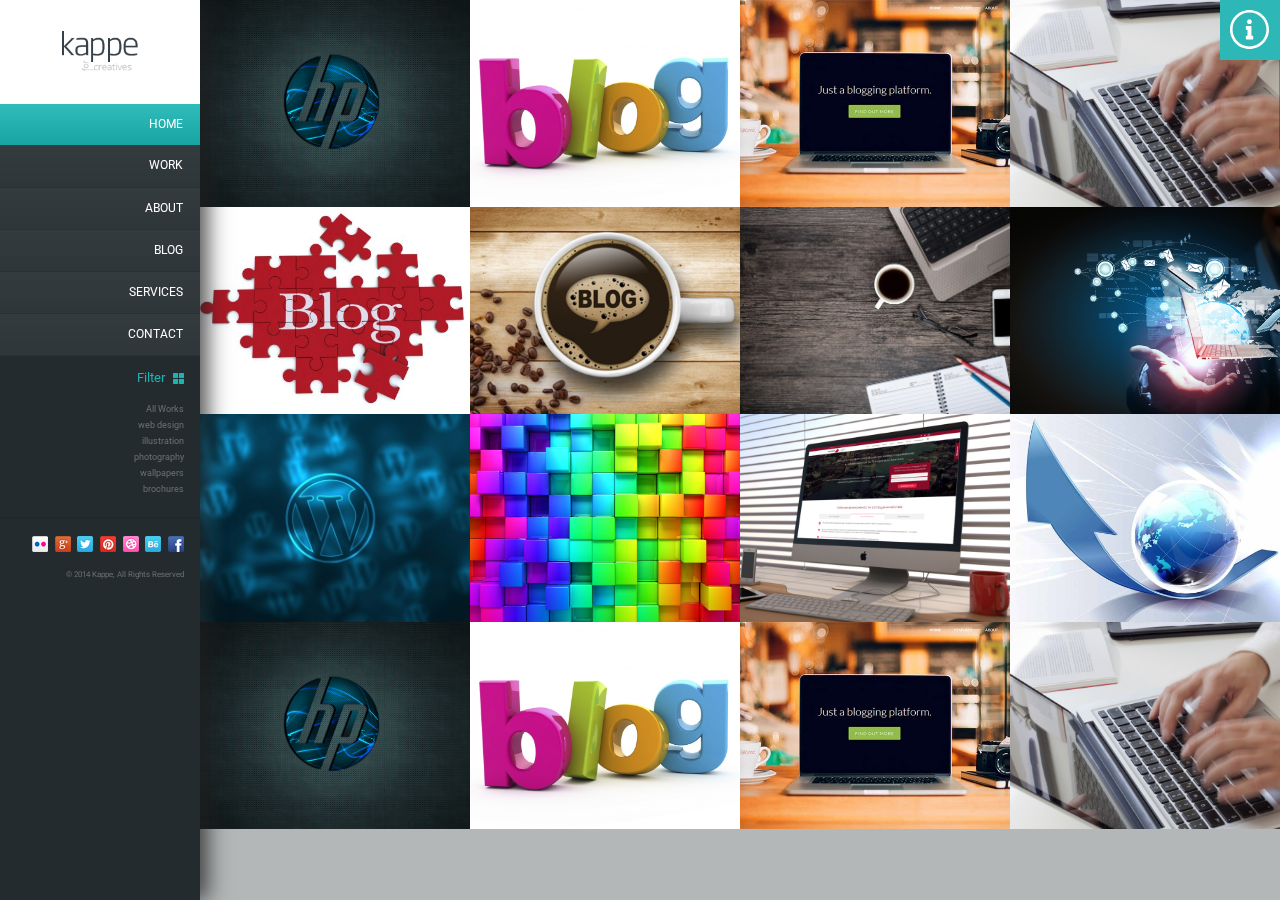
<file: index.html>
<!DOCTYPE html>
<html lang="en">
<head>
	<meta charset="UTF-8">
	<title>Kappe</title>
	<link rel="stylesheet" type="text/css" href="style/reset.css">
	<link rel="stylesheet" type="text/css" href="style/style.css">
	<link href="https://fonts.googleapis.com/css?family=Roboto" rel="stylesheet">
	<script  src="js/jquery-3.3.1.min.js"></script>
	<script  src="js/script.js"></script>
</head>
<body>
	<div class="page">
		<div class="sidebar">

			<div class="logo">
				 <a href="index.html"><img class="logo_img" src="image/logo.png" alt="logo"></a>
			</div>

			<div class="nav">
				<li><a class="nav__item nav__item_active" href="index.html">Home</a></li>
				<li><a class="nav__item" href="Work.html">Work</a></li>
				<li><a class="nav__item" href="About.html">About</a></li>
				<li><a class="nav__item" href="Blog.html">Blog</a></li>
				<li><a class="nav__item" href="Post.html">Services</a></li>
				<li><a class="nav__item" href="Contact.html">Contact</a></li>
			</div>	

			<div class="filter">
				<div class="filter_title">
					Filter 	
						<object class="filter__icon" type="image/svg+xml" data="svg/menu.svg" >
   								Your browser does not support SVG
						</object>	
				</div>
				<ul class="filter-list">
					<li><a class="filter-list__item" href="#">All Works</a></li>
					<li><a class="filter-list__item" href="#">web design</a></li>
					<li><a class="filter-list__item" href="#">illustration</a></li>
					<li><a class="filter-list__item" href="#">photography</a></li>
					<li><a class="filter-list__item" href="#">wallpapers</a></li>
					<li><a class="filter-list__item" href="#">brochures</a></li>
				</ul>
			</div>

			<div class="social-icon">
				<a class="social-icon__link" href="#"><img class="social-icon__image" src="image/webicon-flickr.png" alt="icon"></a>
				<a class="social-icon__link" href="#"><img class="social-icon__image" src="image/webicon-googleplus.png" alt="icon"></a>
				<a class="social-icon__link" href="#"><img class="social-icon__image" src="image/webicon-twitter.png" alt="icon"></a>
				<a class="social-icon__link" href="#"><img class="social-icon__image" src="image/webicon-pinterest.png" alt="icon"></a>
				<a class="social-icon__link" href="#"><img class="social-icon__image" src="image/webicon-dribbble.png" alt="icon"></a>
				<a class="social-icon__link" href="#"><img class="social-icon__image" src="image/webicon-behance.png" alt="icon"></a>
				<a class="social-icon__link" href="#"><img class="social-icon__image" src="image/webicon-facebook.png" alt="icon"></a>
			</div>

			<div class="copy"> © 2014 Kappe, All Rights Reserved</div>	
		</div>
		
		<div class="content ">
			<div class="content-wrap">
				
				<div class="content-box">
					<img class="content-box__img" src="image/01.jpg" alt="image">
					
					<a class="content-box__hover" href="#">
						<h2> Cool App Design</h2>
						<h3> development, mobile</h3>
							<object class="arrow" type="image/svg+xml" data="svg/right-arrow.svg" >
   								Your browser does not support SVG
							</object>
					</a>
				</div>

				<div class="content-box">
					<img class="content-box__img" src="image/02.jpg" alt="image">
					
					<a class="content-box__hover" href="">
						<h2> Cool App Design</h2>
						<h3> development, mobile</h3>
						<object class="arrow" type="image/svg+xml" data="svg/right-arrow.svg" >
   								Your browser does not support SVG
						</object>
					</a>
				</div>

				<div class="content-box">
					<img class="content-box__img" src="image/03.jpg" alt="image">
					
					<a class="content-box__hover" href="">
						<h2> Cool App Design</h2>
						<h3> development, mobile</h3>
						<object class="arrow" type="image/svg+xml" data="svg/right-arrow.svg" >
   								Your browser does not support SVG
						</object>
					</a>
				</div>

				<div class="content-box">
					<img class="content-box__img" src="image/04.jpg" alt="image">
					
					<a class="content-box__hover" href="">
						<h2> Cool App Design</h2>
						<h3> development, mobile</h3>
						<object class="arrow" type="image/svg+xml" data="svg/right-arrow.svg" >
   								Your browser does not support SVG
						</object>
					</a>
				</div>

				<div class="content-box">
					<img class="content-box__img" src="image/05.jpg" alt="image">
					
					<a class="content-box__hover" href="">
						<h2> Cool App Design</h2>
						<h3> development, mobile</h3>
						<object class="arrow" type="image/svg+xml" data="svg/right-arrow.svg" >
   								Your browser does not support SVG
						</object>
					</a>
				</div>

				<div class="content-box">
					<img class="content-box__img" src="image/06.jpg" alt="image">
					
					<a class="content-box__hover" href="">
						<h2> Cool App Design</h2>
						<h3> development, mobile</h3>
						<object class="arrow" type="image/svg+xml" data="svg/right-arrow.svg" >
   								Your browser does not support SVG
						</object>
					</a>
				</div>

				<div class="content-box">
					<img class="content-box__img" src="image/07.jpg" alt="image">
					
					<a class="content-box__hover" href="">
						<h2> Cool App Design</h2>
						<h3> development, mobile</h3>
						<object class="arrow" type="image/svg+xml" data="svg/right-arrow.svg" >
   								Your browser does not support SVG
						</object>
					</a>
				</div>

				<div class="content-box">
					<img class="content-box__img" src="image/08.jpg" alt="image">
					
					<a class="content-box__hover" href="">
						<h2> Cool App Design</h2>
						<h3> development, mobile</h3>
						<object class="arrow" type="image/svg+xml" data="svg/right-arrow.svg" >
   								Your browser does not support SVG
						</object>
					</a>
				</div>

				<div class="content-box">
					<img class="content-box__img" src="image/09.jpg" alt="image">
					
					<a class="content-box__hover" href="">
						<h2> Cool App Design</h2>
						<h3> development, mobile</h3>
						<object class="arrow" type="image/svg+xml" data="svg/right-arrow.svg" >
   								Your browser does not support SVG
						</object>
					</a>
				</div>

				<div class="content-box">
					<img class="content-box__img" src="image/10.jpg" alt="image">
					
					<a class="content-box__hover" href="">
						<h2> Cool App Design</h2>
						<h3> development, mobile</h3>
						<object class="arrow" type="image/svg+xml" data="svg/right-arrow.svg" >
   								Your browser does not support SVG
						</object>
					</a>
				</div>

				<div class="content-box">
					<img class="content-box__img" src="image/11.jpg" alt="image">
					
					<a class="content-box__hover" href="">
						<h2> Cool App Design</h2>
						<h3> development, mobile</h3>
						<object class="arrow" type="image/svg+xml" data="svg/right-arrow.svg" >
   								Your browser does not support SVG
						</object>
					</a>
				</div>

				<div class="content-box">
					<img class="content-box__img" src="image/12.jpg" alt="image">
					
					<a class="content-box__hover" href="">
						<h2> Cool App Design</h2>
						<h3> development, mobile</h3>
						<object class="arrow" type="image/svg+xml" data="svg/right-arrow.svg" >
   								Your browser does not support SVG
						</object>
					</a>
				</div>
				
				<div class="content-box">
					<img class="content-box__img" src="image/01.jpg" alt="image">
					
					<a class="content-box__hover" href="">
						<h2> Cool App Design</h2>
						<h3> development, mobile</h3>
						<object class="arrow" type="image/svg+xml" data="svg/right-arrow.svg" >
   								Your browser does not support SVG
						</object>
					</a>
				</div>

				<div class="content-box">
					<img class="content-box__img" src="image/02.jpg" alt="image">
					
					<a class="content-box__hover" href="">
						<h2> Cool App Design</h2>
						<h3> development, mobile</h3>
						<object class="arrow" type="image/svg+xml" data="svg/right-arrow.svg" >
   								Your browser does not support SVG
						</object>
					</a>
				</div>

				<div class="content-box">
					<img class="content-box__img" src="image/03.jpg" alt="image">
					
					<a class="content-box__hover" href="">
						<h2> Cool App Design</h2>
						<h3> development, mobile</h3>
						<object class="arrow" type="image/svg+xml" data="svg/right-arrow.svg" >
   								Your browser does not support SVG
						</object>
					</a>
				</div>

				<div class="content-box">
					<img class="content-box__img" src="image/04.jpg" alt="image">
					
					<a class="content-box__hover" href="">
						<h2 > Cool App Design</h2>
						<h3> development, mobile</h3>
						<object class="arrow" type="image/svg+xml" data="svg/right-arrow.svg" >
   								Your browser does not support SVG
						</object>
					</a>
				</div>

				
			</div>
		</div>

		<div class="info">
			<object class="info__icon" type="image/svg+xml" data="svg/information.svg" >
   				Your browser does not support SVG
			</object>
		</div>
	</div>
	
	<div class="info-box">
		<ul>
			<li class="info-box__item"> 
				<object class="info-box__icon" type="image/svg+xml" data="svg/phone.svg" >
   					Your browser does not support SVG
				</object>9930 1234 5679
			</li>

			<li class="info-box__item"> 
				<object class="info-box__icon" type="image/svg+xml" data="svg/email.svg" >
   					Your browser does not support SVG
				</object>contact@domain.com
			</li>

			<li class="info-box__item"> 
				<object class="info-box__icon" type="image/svg+xml" data="svg/home.svg" >
   					Your browser does not support SVG
				</object>street address example
			</li>
		</ul>
	</div>	
	

	
</body>
</html>
</file>
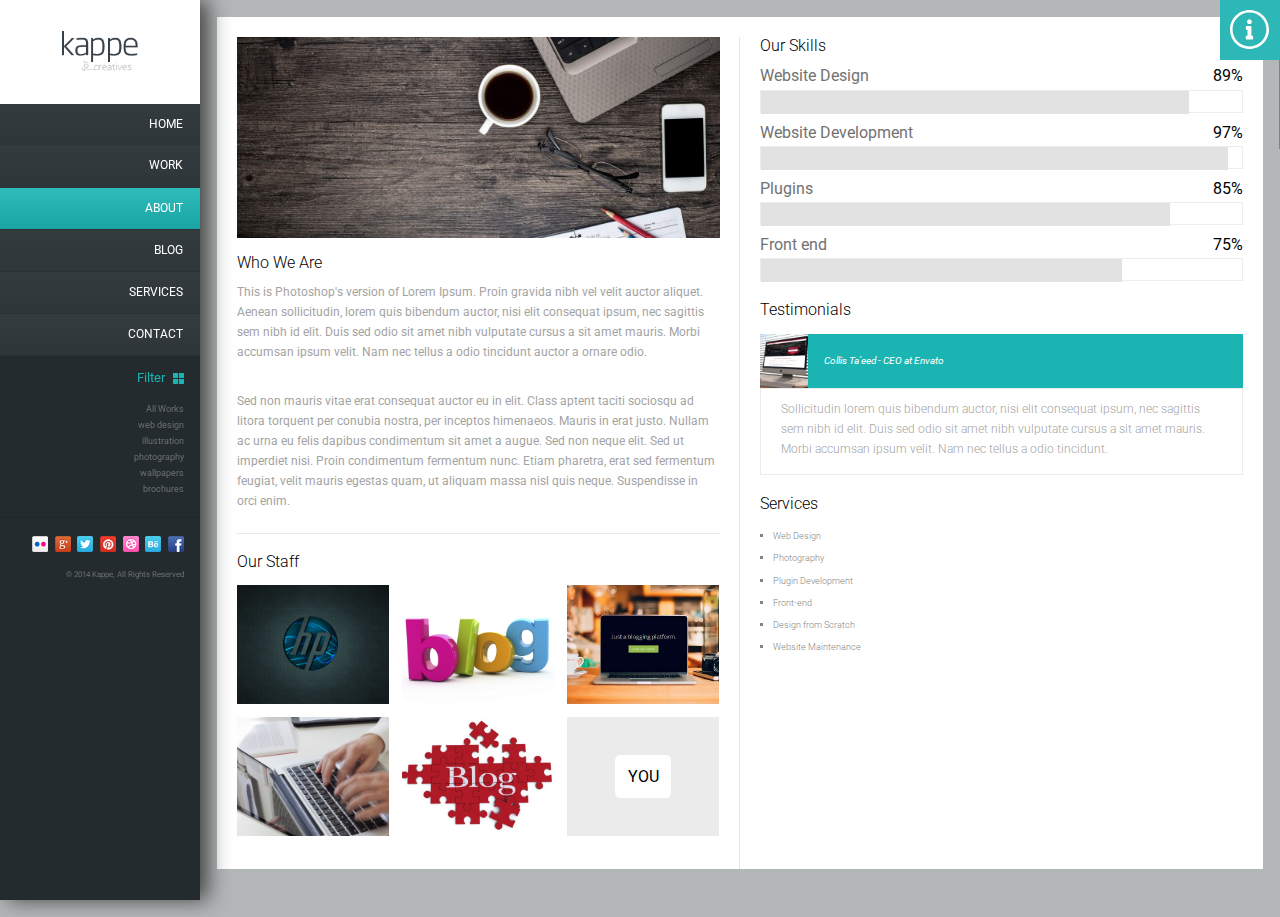
<file: About.html>
<!DOCTYPE html>
<html lang="en">
<head>
	<meta charset="UTF-8">
	<title>Kappe</title>
	<link rel="stylesheet" type="text/css" href="style/reset.css">
	<link rel="stylesheet" type="text/css" href="style/style.css">
	<link href="https://fonts.googleapis.com/css?family=Roboto" rel="stylesheet">
	<script  src="js/jquery-3.3.1.min.js"></script>
	<script  src="js/script.js"></script>
</head>
<body>
	<div class="page">
		<div class="sidebar">

			<div class="logo">
				 <a href="index.html"><img class="logo_img" src="image/logo.png" alt="logo"></a>
			</div>

			<div class="nav">
				<li><a class="nav__item" href="index.html">Home</a></li>
				<li><a class="nav__item" href="Work.html">Work</a></li>
				<li><a class="nav__item nav__item_active" href="About.html">About</a></li>
				<li><a class="nav__item" href="Blog.html">Blog</a></li>
				<li><a class="nav__item" href="Post.html">Services</a></li>
				<li><a class="nav__item" href="Contact.html">Contact</a></li>
			</div>	

			<div class="filter">
				<div class="filter_title">
					Filter 	
					<object class="filter__icon" type="image/svg+xml" data="svg/menu.svg" >
   								Your browser does not support SVG
					</object>
				</div>
				<ul class="filter-list">
					<li><a class="filter-list__item" href="#">All Works</a></li>
					<li><a class="filter-list__item" href="#">web design</a></li>
					<li><a class="filter-list__item" href="#">illustration</a></li>
					<li><a class="filter-list__item" href="#">photography</a></li>
					<li><a class="filter-list__item" href="#">wallpapers</a></li>
					<li><a class="filter-list__item" href="#">brochures</a></li>
				</ul>
			</div>

			<div class="social-icon">
				<a class="social-icon__link" href="#"><img class="social-icon__image" src="image/webicon-flickr.png" alt="icon"></a>
				<a class="social-icon__link" href="#"><img class="social-icon__image" src="image/webicon-googleplus.png" alt="icon"></a>
				<a class="social-icon__link" href="#"><img class="social-icon__image" src="image/webicon-twitter.png" alt="icon"></a>
				<a class="social-icon__link" href="#"><img class="social-icon__image" src="image/webicon-pinterest.png" alt="icon"></a>
				<a class="social-icon__link" href="#"><img class="social-icon__image" src="image/webicon-dribbble.png" alt="icon"></a>
				<a class="social-icon__link" href="#"><img class="social-icon__image" src="image/webicon-behance.png" alt="icon"></a>
				<a class="social-icon__link" href="#"><img class="social-icon__image" src="image/webicon-facebook.png" alt="icon"></a>
			</div>

			<div class="copy"> © 2014 Kappe, All Rights Reserved</div>	
		</div>
		
		<div class="content">
				<div class="wrapper">
					<div class="about-info">

						<div class="about-info-left">
							<div class="about-info-left__img">
								<img src="image/07.jpg" alt="image">
							</div>

							<div class="about-info-left__text">
								<h1 class="about-info-left__headline">Who We Are</h1>
								<p class="about-info-left__text_indent">This is Photoshop's version  of Lorem Ipsum. Proin gravida nibh vel velit auctor aliquet. Aenean sollicitudin, lorem quis bibendum auctor, nisi elit consequat ipsum, nec sagittis sem nibh id elit. Duis sed odio sit amet nibh vulputate cursus a sit amet mauris. Morbi accumsan ipsum velit. Nam nec tellus a odio tincidunt auctor a ornare odio.</p>
								<p>Sed non  mauris vitae erat consequat auctor eu in elit. Class aptent taciti sociosqu ad litora torquent per conubia nostra, per inceptos himenaeos. Mauris in erat justo. Nullam ac urna eu felis dapibus condimentum sit amet a augue. Sed non neque elit. Sed ut imperdiet nisi. Proin condimentum fermentum nunc. Etiam pharetra, erat sed fermentum feugiat, velit mauris egestas quam, ut aliquam massa nisl quis neque. Suspendisse in orci enim.</p>
							</div>

							<div class="staff">
								<p class="about-info__title">Our Staff</p>

								<div class="staff-block">
									<div class="staff-block-box">
										<a class="staff-block-box__link" href="#">
											<h4>John Smith</h4>
											<p>Web Developer</p>
										</a>
										<img class="staff-block-box__img" src="image/01.jpg" alt="image">
									</div>

									<div class="staff-block-box">
										<a class="staff-block-box__link" href="#">
											<h4>John Smith</h4>
											<p>Web Developer</p>
										</a>
										<img class="staff-block-box__img" src="image/02.jpg" alt="image">
									</div>	

									<div class="staff-block-box">
										<a class="staff-block-box__link" href="#">
											<h4>John Smith</h4>
											<p>Web Developer</p>
										</a>
										<img class="staff-block-box__img" src="image/03.jpg" alt="image">
									</div>	

									<div class="staff-block-box">
										<a class="staff-block-box__link" href="#">
											<h4>John Smith</h4>
											<p>Web Developer</p>
										</a>
										<img class="staff-block-box__img" src="image/04.jpg" alt="image">
									</div>	

									<div class="staff-block-box">
										<a class="staff-block-box__link" href="#">
											<h4>John Smith</h4>
											<p>Web Developer</p>
										</a>
										<img class="staff-block-box__img" src="image/05.jpg" alt="image">
									</div>	

									<div class="staff-block-you">
										<span class="staff-block-you__text">you</span>
									</div>	
								</div>

							</div>
						</div>
						
						<div class="border-middle">
						</div>
						
						<div class="about-info-rigth">
							<div class="our-skills-info">
								<p class="about-info__titleOur">Our Skills</p>
								<ul class="about-info-list">
									<li>
										<div class="line-t">
											<p>Website Design</p>
											<p>89%</p>
										</div>

										<div class="line-b">
											<div class="line-b_color" data-skill_script="89">
											</div>
										</div>
									</li>

									<li>
										<div class="line-t">
											<p>Website Development</p>
											<p>97%</p>
										</div>

										<div class="line-b">
											<div class="line-b_color" data-skill_script="97">
											</div>
										</div>
									</li>

									<li>
										<div class="line-t">
											<p>Plugins</p>
											<p>85%</p>
										</div>

										<div class="line-b">
											<div class="line-b_color" data-skill_script="85">
											</div>
										</div>
									</li>

									<li>
										<div class="line-t">
											<p>Front end</p>
											<p>75%</p>
										</div>

										<div class="line-b">
											<div class="line-b_color" data-skill_script="75">
											</div>
										</div>
									</li>
								</ul>
							</div>

							<div class="Testimonials-info">
								<p class="about-info__title">Testimonials</p>
									<div class="Testimonials-up">
										<div class="Testimonials-up__wrapper">
											<img class="Testimonials-up__img" src="image/11.jpg" alt="image">
										</div>
										<div class="Testimonials-up__text">Collis Ta’eed - CEO at Envato</div>
									</div>

									<div class="Testimonials-down">
										<p>Sollicitudin lorem quis bibendum auctor, nisi elit consequat ipsum, nec sagittis sem nibh id elit. Duis sed odio sit amet nibh vulputate cursus a sit amet mauris. Morbi accumsan ipsum velit. Nam nec tellus a odio tincidunt.</p>
									</div>
									
							</div>

							<div class="Services-info">
								<p class="about-info__title">Services</p>
								<div class="Services-info__lists">
									<ul>
										<li>Web Design</li>
										<li>Photography</li>
										<li>Plugin Development</li>
										<li>Front-end</li>
										<li>Design from Scratch</li>
										<li>Website Maintenance</li>
									</ul>
								</div>
							</div>
						</div>

					</div>
				</div>
		</div>

		<div class="info">
			<object class="info__icon" type="image/svg+xml" data="svg/information.svg" >
   				Your browser does not support SVG
			</object>
		</div>

		<div class="info-box">
		<ul>
			<li class="info-box__item"> 
				<object class="info-box__icon" type="image/svg+xml" data="svg/phone.svg" >
   					Your browser does not support SVG
				</object>9930 1234 5679
			</li>

			<li class="info-box__item"> 
				<object class="info-box__icon" type="image/svg+xml" data="svg/email.svg" >
   					Your browser does not support SVG
				</object>contact@domain.com
			</li>

			<li class="info-box__item"> 
				<object class="info-box__icon" type="image/svg+xml" data="svg/home.svg" >
   					Your browser does not support SVG
				</object>street address example
			</li>
		</ul>
		</div>


	</div>
	
		
	

	
</body>
</html>
</file>
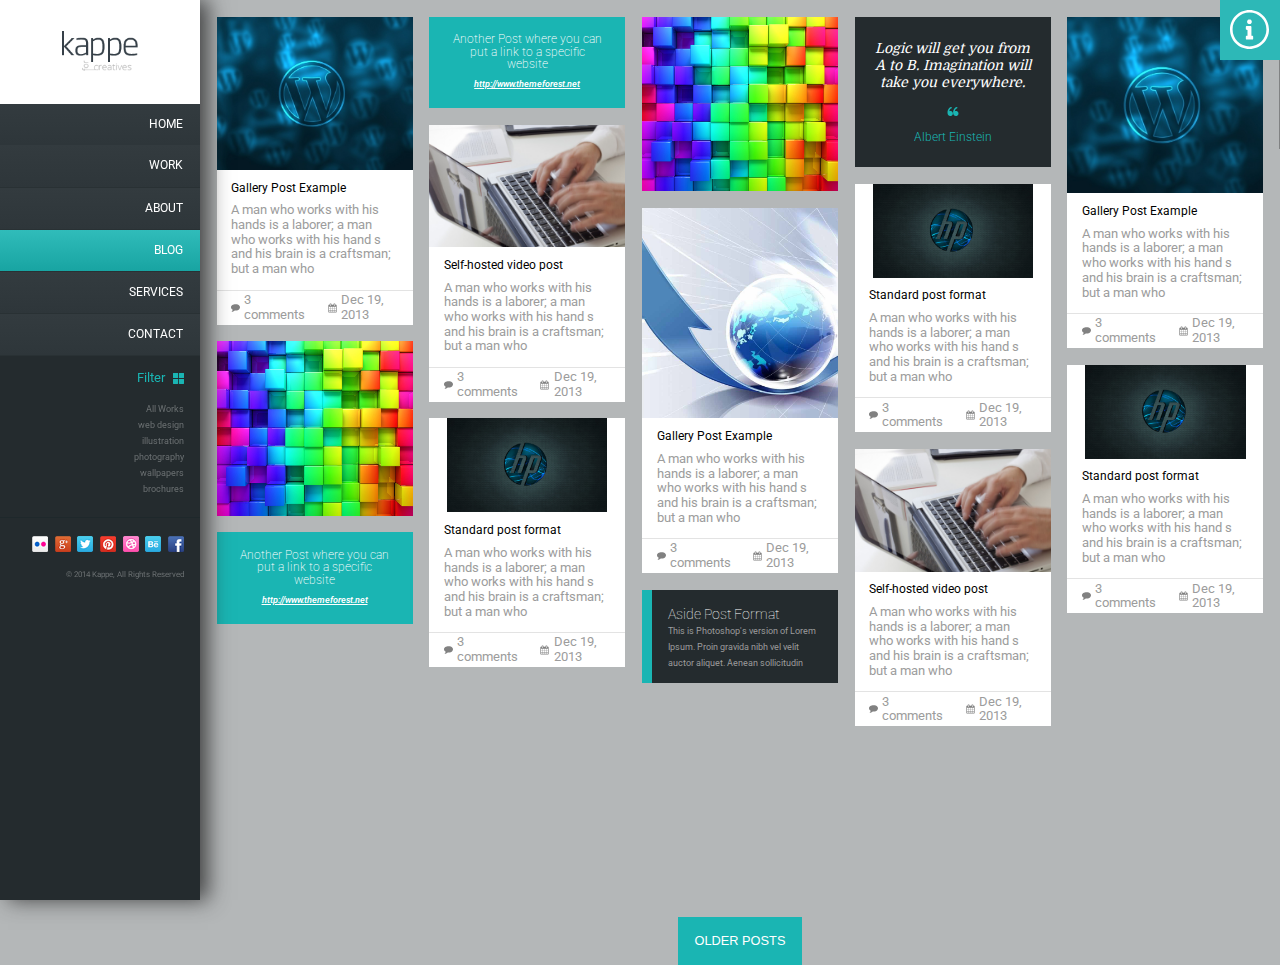
<file: Blog.html>
<!DOCTYPE html>
<html lang="en">
<head>
	<meta charset="UTF-8">
	<title>Kappe</title>
	<link rel="stylesheet" type="text/css" href="style/reset.css">
	<link rel="stylesheet" type="text/css" href="style/style.css">
	<link href="https://fonts.googleapis.com/css?family=Roboto" rel="stylesheet">
	<link href="https://fonts.googleapis.com/css?family=Domine" rel="stylesheet">
	<script  src="js/jquery-3.3.1.min.js"></script>
	<script  src="js/script.js"></script>
</head>
<body>
	<div class="page">
		<div class="sidebar">

			<div class="logo">
				 <a href="index.html"><img class="logo_img" src="image/logo.png" alt="logo"></a>
			</div>

			<div class="nav">
				<li><a class="nav__item" href="index.html">Home</a></li>
				<li><a class="nav__item" href="Work.html">Work</a></li>
				<li><a class="nav__item" href="About.html">About</a></li>
				<li><a class="nav__item nav__item_active" href="Blog.html">Blog</a></li>
				<li><a class="nav__item" href="Post.html">Services</a></li>
				<li><a class="nav__item" href="Contact.html">Contact</a></li>
			</div>	

			<div class="filter">
				<div class="filter_title">
					Filter 	
					<object class="filter__icon" type="image/svg+xml" data="svg/menu.svg" >
   								Your browser does not support SVG
					</object>
				</div>
				<ul class="filter-list">
					<li><a class="filter-list__item" href="#">All Works</a></li>
					<li><a class="filter-list__item" href="#">web design</a></li>
					<li><a class="filter-list__item" href="#">illustration</a></li>
					<li><a class="filter-list__item" href="#">photography</a></li>
					<li><a class="filter-list__item" href="#">wallpapers</a></li>
					<li><a class="filter-list__item" href="#">brochures</a></li>
				</ul>
			</div>

			<div class="social-icon">
				<a class="social-icon__link" href="#"><img class="social-icon__image" src="image/webicon-flickr.png" alt="icon"></a>
				<a class="social-icon__link" href="#"><img class="social-icon__image" src="image/webicon-googleplus.png" alt="icon"></a>
				<a class="social-icon__link" href="#"><img class="social-icon__image" src="image/webicon-twitter.png" alt="icon"></a>
				<a class="social-icon__link" href="#"><img class="social-icon__image" src="image/webicon-pinterest.png" alt="icon"></a>
				<a class="social-icon__link" href="#"><img class="social-icon__image" src="image/webicon-dribbble.png" alt="icon"></a>
				<a class="social-icon__link" href="#"><img class="social-icon__image" src="image/webicon-behance.png" alt="icon"></a>
				<a class="social-icon__link" href="#"><img class="social-icon__image" src="image/webicon-facebook.png" alt="icon"></a>
			</div>

			<div class="copy"> © 2014 Kappe, All Rights Reserved</div>	
		</div>
		
		<div class="content">
				<div class="post-wrap">
					<div class="column-post">
						<div class="gallery-box">
							<div class="gallery-box__img-wrap box-gal__image_size">
								<img class="gallery-box__img" src="image/09.jpg" alt="image">
							</div>

							<div class="gallery-box__description">
								<h2>Gallery Post Example</h2>
								<p class="gallery-box__text">A man who works with his hands is a laborer; a man who works with his hand s and his brain is a craftsman; but a man who</p>
							</div>

							<div class="gallery-box__comment">
								<div class="gallery-box__comments">
									<object class="gallery-box__icon" type="image/svg+xml" data="svg/comments.svg" >
   										Your browser does not support SVG
									</object>
									<p class="gallery-box__text">3 comments</p>
								</div>
								<div class="gallery-box__data">
									<object class="gallery-box__icon" type="image/svg+xml" data="svg/calendar.svg" >
   										Your browser does not support SVG
									</object>
									<p class="gallery-box__text">Dec 19, 2013</p>
								</div>
							</div>
						</div>
						
						<div class="img-box">
							<img class="img-box__image" src="image/10.jpg" alt="image">
							<a class="img-box__hover" href="#">
								<object class="arrow" type="image/svg+xml" data="svg/right-arrow.svg" >
	   								Your browser does not support SVG
								</object>
							</a>
						</div>
								
						<div class="another-box">
							<h3>Another Post where you can put a link to a specific website</h3>
							<a class="another-box__link" href="#">http://www.themeforest.net</a>
						</div>		
					</div>

					<div class="column-post">

						<div class="another-box">
							<h3>Another Post where you can put a link to a specific website</h3>
							<a class="another-box__link" href="#">http://www.themeforest.net</a>
						</div>		

						<div class="gallery-box">
							<div class="gallery-box__img-wrap box-video__image_size">
								<img class="gallery-box__img" src="image/04.jpg" alt="image">
							</div>

							<div class="gallery-box__description">
								<h2>Self-hosted video post</h2>
								<p class="gallery-box__text">A man who works with his hands is a laborer; a man who works with his hand s and his brain is a craftsman; but a man who</p>
							</div>

							<div class="gallery-box__comment">
								<div class="gallery-box__comments">
									<object class="gallery-box__icon" type="image/svg+xml" data="svg/comments.svg" >
   										Your browser does not support SVG
									</object>
									<p class="gallery-box__text">3 comments</p>
								</div>
								<div class="gallery-box__data">
									<object class="gallery-box__icon" type="image/svg+xml" data="svg/calendar.svg" >
   										Your browser does not support SVG
									</object>
									<p class="gallery-box__text">Dec 19, 2013</p>
								</div>
							</div>
						</div>

						<div class="gallery-box">
							<div class="gallery-box__img-wrap box-stand__image_size">
								<img class="gallery-box__img" src="image/01.jpg" alt="image">
							</div>

							<div class="gallery-box__description">
								<h2>Standard post format</h2>
								<p class="gallery-box__text">A man who works with his hands is a laborer; a man who works with his hand s and his brain is a craftsman; but a man who</p>
							</div>

							<div class="gallery-box__comment">
								<div class="gallery-box__comments">
									<object class="gallery-box__icon" type="image/svg+xml" data="svg/comments.svg" >
   										Your browser does not support SVG
									</object>
									<p class="gallery-box__text">3 comments</p>
								</div>
								<div class="gallery-box__data">
									<object class="gallery-box__icon" type="image/svg+xml" data="svg/calendar.svg" >
   										Your browser does not support SVG
									</object>
									<p class="gallery-box__text">Dec 19, 2013</p>
								</div>
							</div>
						</div>
					</div>

					<div class="column-post">
						<div class="img-box">
							<img class="img-box__image" src="image/10.jpg" alt="image">
							<a class="img-box__hover" href="#">
								<object class="arrow" type="image/svg+xml" data="svg/right-arrow.svg" >
	   								Your browser does not support SVG
								</object>
							</a>
						</div>

						<div class="gallery-box">
							<div class="gallery-box__img-wrap box-stand__image-center_size">
								<img class="gallery-box__img" src="image/12.jpg" alt="image">
							</div>

							<div class="gallery-box__description">
								<h2>Gallery Post Example</h2>
								<p class="gallery-box__text">A man who works with his hands is a laborer; a man who works with his hand s and his brain is a craftsman; but a man who</p>
							</div>

							<div class="gallery-box__comment">
								<div class="gallery-box__comments">
									<object class="gallery-box__icon" type="image/svg+xml" data="svg/comments.svg" >
   										Your browser does not support SVG
									</object>
									<p class="gallery-box__text">3 comments</p>
								</div>
								<div class="gallery-box__data">
									<object class="gallery-box__icon" type="image/svg+xml" data="svg/calendar.svg" >
   										Your browser does not support SVG
									</object>
									<p class="gallery-box__text">Dec 19, 2013</p>
								</div>
							</div>
						</div>
						
						<div class="aside-box">
							<div class="aside-box-left"></div>
							<div class="aside-box-post">
								<h3>Aside Post Format</h3>
								<p class="aside-box-post__text">This is Photoshop's version  of Lorem Ipsum. Proin gravida nibh vel velit auctor aliquet. Aenean sollicitudin</p>
							</div>
						</div>
						
					</div>

					<div class="column-post">
						
						<div class="citation-box">
							<div class="citation-box__text">Logic will get you from A to B. Imagination will take you everywhere.</div>
							<div>
								<object class="citation-box__icon" type="image/svg+xml" data="svg/citation.svg" >
	   								Your browser does not support SVG
								</object>
							</div>
							<div class="citation-box__author">Albert Einstein</div>
						</div>

						<div class="gallery-box">
							<div class="gallery-box__img-wrap box-stand__image_size">
								<img class="gallery-box__img" src="image/01.jpg" alt="image">
							</div>

							<div class="gallery-box__description">
								<h2>Standard post format</h2>
								<p class="gallery-box__text">A man who works with his hands is a laborer; a man who works with his hand s and his brain is a craftsman; but a man who</p>
							</div>

							<div class="gallery-box__comment">
								<div class="gallery-box__comments">
									<object class="gallery-box__icon" type="image/svg+xml" data="svg/comments.svg" >
   										Your browser does not support SVG
									</object>
									<p class="gallery-box__text">3 comments</p>
								</div>
								<div class="gallery-box__data">
									<object class="gallery-box__icon" type="image/svg+xml" data="svg/calendar.svg" >
   										Your browser does not support SVG
									</object>
									<p class="gallery-box__text">Dec 19, 2013</p>
								</div>
							</div>
						</div>
						
						<div class="gallery-box">
							<div class="gallery-box__img-wrap box-video__image_size">
								<img class="gallery-box__img" src="image/04.jpg" alt="image">
							</div>

							<div class="gallery-box__description">
								<h2>Self-hosted video post</h2>
								<p class="gallery-box__text">A man who works with his hands is a laborer; a man who works with his hand s and his brain is a craftsman; but a man who</p>
							</div>

							<div class="gallery-box__comment">
								<div class="gallery-box__comments">
									<object class="gallery-box__icon" type="image/svg+xml" data="svg/comments.svg" >
   										Your browser does not support SVG
									</object>
									<p class="gallery-box__text">3 comments</p>
								</div>
								<div class="gallery-box__data">
									<object class="gallery-box__icon" type="image/svg+xml" data="svg/calendar.svg" >
   										Your browser does not support SVG
									</object>
									<p class="gallery-box__text">Dec 19, 2013</p>
								</div>
							</div>
						</div>
						
					</div>

					<div class="column-post">
						<div class="gallery-box">
							<div class="gallery-box__img-wrap box-gal__image-last_size">
								<img class="gallery-box__img" src="image/09.jpg" alt="image">
							</div>

							<div class="gallery-box__description">
								<h2>Gallery Post Example</h2>
								<p class="gallery-box__text">A man who works with his hands is a laborer; a man who works with his hand s and his brain is a craftsman; but a man who</p>
							</div>

							<div class="gallery-box__comment">
								<div class="gallery-box__comments">
									<object class="gallery-box__icon" type="image/svg+xml" data="svg/comments.svg" >
   										Your browser does not support SVG
									</object>
									<p class="gallery-box__text">3 comments</p>
								</div>
								<div class="gallery-box__data">
									<object class="gallery-box__icon" type="image/svg+xml" data="svg/calendar.svg" >
   										Your browser does not support SVG
									</object>
									<p class="gallery-box__text">Dec 19, 2013</p>
								</div>
							</div>
						</div>
						
						<div class="gallery-box">
							<div class="gallery-box__img-wrap box-stand__image_size">
								<img class="gallery-box__img" src="image/01.jpg" alt="image">
							</div>

							<div class="gallery-box__description">
								<h2>Standard post format</h2>
								<p class="gallery-box__text">A man who works with his hands is a laborer; a man who works with his hand s and his brain is a craftsman; but a man who</p>
							</div>

							<div class="gallery-box__comment">
								<div class="gallery-box__comments">
									<object class="gallery-box__icon" type="image/svg+xml" data="svg/comments.svg" >
   										Your browser does not support SVG
									</object>
									<p class="gallery-box__text">3 comments</p>
								</div>
								<div class="gallery-box__data">
									<object class="gallery-box__icon" type="image/svg+xml" data="svg/calendar.svg" >
   										Your browser does not support SVG
									</object>
									<p class="gallery-box__text">Dec 19, 2013</p>
								</div>
							</div>
						</div>
					</div>
				</div>
				
				<div class="add-post-wrap">
						<button class="add-post" type="button" >Older Posts</button>
				</div>
		</div>

		<div class="info">
			<object class="info__icon" type="image/svg+xml" data="svg/information.svg" >
   				Your browser does not support SVG
			</object>
		</div>

		<div class="info-box">
		<ul>
			<li class="info-box__item"> 
				<object class="info-box__icon" type="image/svg+xml" data="svg/phone.svg" >
   					Your browser does not support SVG
				</object>9930 1234 5679
			</li>

			<li class="info-box__item"> 
				<object class="info-box__icon" type="image/svg+xml" data="svg/email.svg" >
   					Your browser does not support SVG
				</object>contact@domain.com
			</li>

			<li class="info-box__item"> 
				<object class="info-box__icon" type="image/svg+xml" data="svg/home.svg" >
   					Your browser does not support SVG
				</object>street address example
			</li>
		</ul>
		</div>


	</div>
	
		
	

	
</body>
</html>
</file>
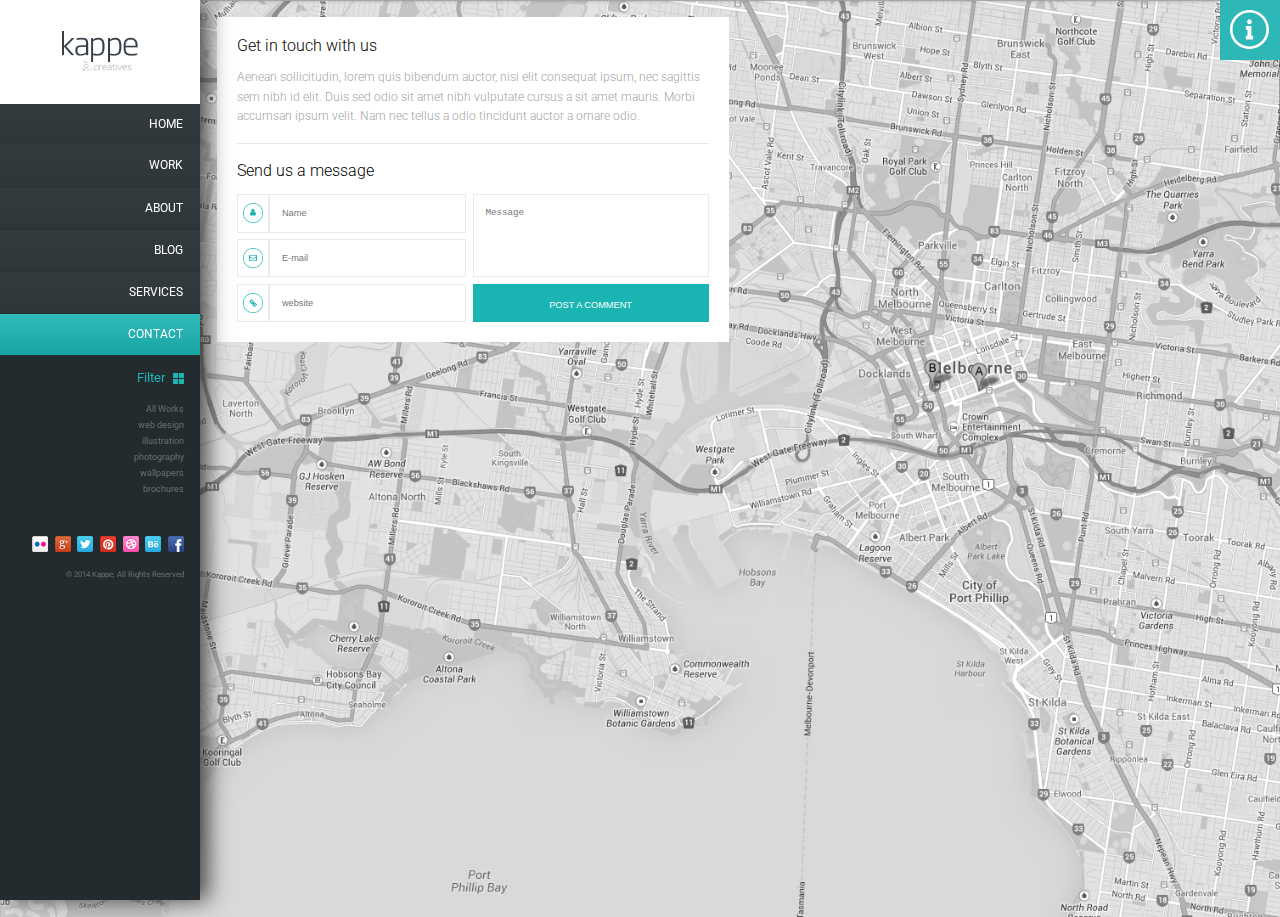
<file: Contact.html>
<!DOCTYPE html>
<html lang="en">
<head>
	<meta charset="UTF-8">
	<title>Kappe</title>
	<link rel="stylesheet" type="text/css" href="style/reset.css">
	<link rel="stylesheet" type="text/css" href="style/style.css">
	<link href="https://fonts.googleapis.com/css?family=Roboto" rel="stylesheet">
	<script  src="js/jquery-3.3.1.min.js"></script>
	<script  src="js/script.js"></script>
</head>
<body class="contact-body-img">
	<div class="page">
		<div class="sidebar">

			<div class="logo">
				 <a href="index.html"><img class="logo_img" src="image/logo.png" alt="logo"></a>
			</div>

			<div class="nav">
				<li><a class="nav__item" href="index.html">Home</a></li>
				<li><a class="nav__item" href="Work.html">Work</a></li>
				<li><a class="nav__item" href="About.html">About</a></li>
				<li><a class="nav__item" href="Blog.html">Blog</a></li>
				<li><a class="nav__item" href="Post.html">Services</a></li>
				<li><a class="nav__item nav__item_active" href="Contact.html">Contact</a></li>
			</div>	

			<div class="filter">
				<div class="filter_title">
					Filter 	
					<object class="filter__icon" type="image/svg+xml" data="svg/menu.svg" >
   								Your browser does not support SVG
					</object>
				</div>
				<ul class="filter-list">
					<li><a class="filter-list__item" href="#">All Works</a></li>
					<li><a class="filter-list__item" href="#">web design</a></li>
					<li><a class="filter-list__item" href="#">illustration</a></li>
					<li><a class="filter-list__item" href="#">photography</a></li>
					<li><a class="filter-list__item" href="#">wallpapers</a></li>
					<li><a class="filter-list__item" href="#">brochures</a></li>
				</ul>
			</div>

			<div class="social-icon">
				<a class="social-icon__link" href="#"><img class="social-icon__image" src="image/webicon-flickr.png" alt="icon"></a>
				<a class="social-icon__link" href="#"><img class="social-icon__image" src="image/webicon-googleplus.png" alt="icon"></a>
				<a class="social-icon__link" href="#"><img class="social-icon__image" src="image/webicon-twitter.png" alt="icon"></a>
				<a class="social-icon__link" href="#"><img class="social-icon__image" src="image/webicon-pinterest.png" alt="icon"></a>
				<a class="social-icon__link" href="#"><img class="social-icon__image" src="image/webicon-dribbble.png" alt="icon"></a>
				<a class="social-icon__link" href="#"><img class="social-icon__image" src="image/webicon-behance.png" alt="icon"></a>
				<a class="social-icon__link" href="#"><img class="social-icon__image" src="image/webicon-facebook.png" alt="icon"></a>
			</div>

			<div class="copy"> © 2014 Kappe, All Rights Reserved</div>	
		</div>
		
		<div class="content">
			<div class="contact">
				<div class="contact__form-wrapper">
					<div class="contact-info">
						<p class="work-info__title">Get in touch with us</p>
						<p class="contact-info__text">
							Aenean sollicitudin, lorem quis bibendum auctor, nisi elit consequat ipsum, nec sagittis sem nibh id elit. Duis sed odio sit amet nibh vulputate cursus a sit amet mauris. Morbi accumsan ipsum velit. Nam nec tellus a odio tincidunt auctor a ornare odio.
						</p>
					</div>

					<div class="contact__form-comment">
								<p class="work-info__title">Send us a message</p>
								
								<form action="" class="contact__form">
									<div class="blog-left-form">
											<div class="blog-form__input">
												<div class="form-icon">
													<img class="form-icon__image" src="image/premium.png" alt="">
												</div>

													<input type="text" placeholder="Name">
											</div>

											<div class="blog-form__input">
												<div class="form-icon">
													<img class="form-icon__image" src="image/e-mail.png" alt="">
												</div>

													<input type="text" placeholder="E-mail">
											</div>

											<div class="blog-form__input">
												<div class="form-icon">
													<img class="form-icon__image" src="image/comment.png" alt="">
												</div>

													<input type="text" placeholder="website">
											</div>
											
									</div>

									<div class="blog-right-form">
										<div class="blog-form__input">
											<textarea  class="blog-right-form__textarea" placeholder="Message"></textarea>		
										</div>

										<button class="blog-right-form__button" type="submit">Post a Comment</button>
									</div>
								</form>
							</div>
				</div>
			</div>	
		</div>

		<div class="info">
			<object class="info__icon" type="image/svg+xml" data="svg/information.svg" >
   				Your browser does not support SVG
			</object>
		</div>

		<div class="info-box">
		<ul>
			<li class="info-box__item"> 
				<object class="info-box__icon" type="image/svg+xml" data="svg/phone.svg" >
   					Your browser does not support SVG
				</object>9930 1234 5679
			</li>

			<li class="info-box__item"> 
				<object class="info-box__icon" type="image/svg+xml" data="svg/email.svg" >
   					Your browser does not support SVG
				</object>contact@domain.com
			</li>

			<li class="info-box__item"> 
				<object class="info-box__icon" type="image/svg+xml" data="svg/home.svg" >
   					Your browser does not support SVG
				</object>street address example
			</li>
		</ul>
		</div>


	</div>
	
		
	

	
</body>
</html>
</file>
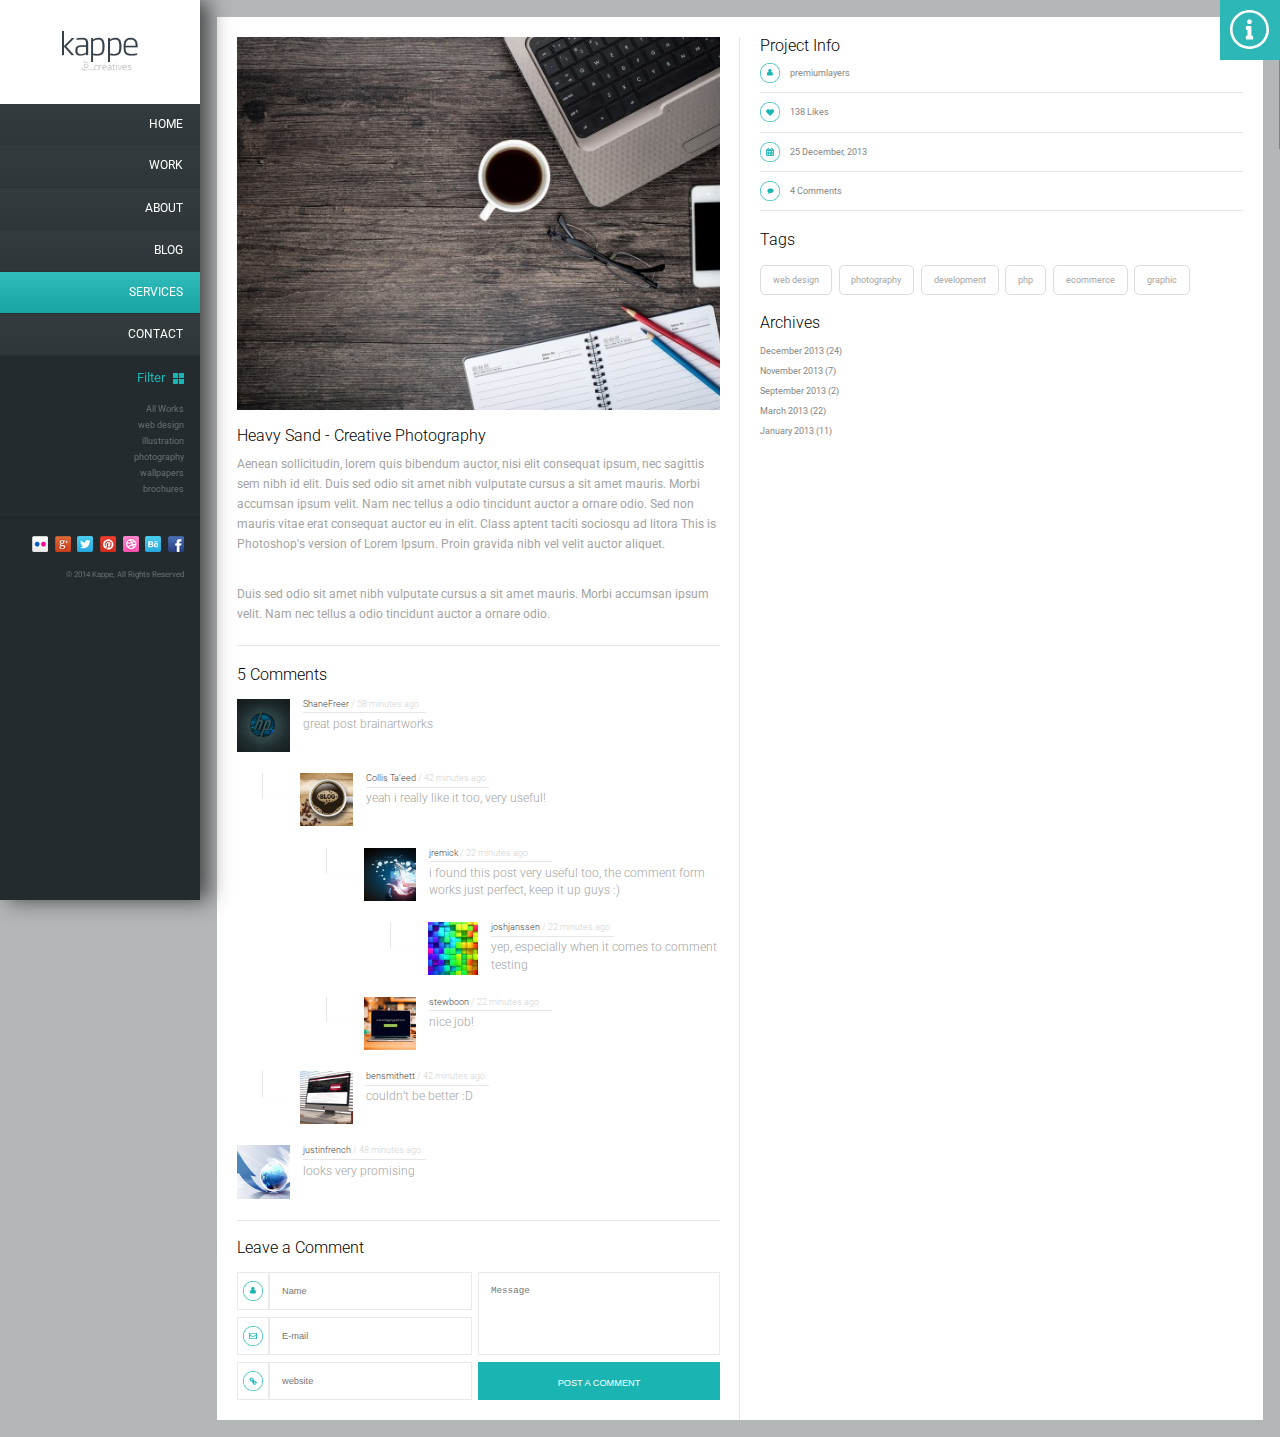
<file: Post.html>
<!DOCTYPE html>
<html lang="en">
<head>
	<meta charset="UTF-8">
	<title>Kappe</title>
	<link rel="stylesheet" type="text/css" href="style/reset.css">
	<link rel="stylesheet" type="text/css" href="style/style.css">
	<link href="https://fonts.googleapis.com/css?family=Roboto" rel="stylesheet">
	<script  src="js/jquery-3.3.1.min.js"></script>
	<script  src="js/script.js"></script>
</head>
<body>
	<div class="page">
		<div class="sidebar">

			<div class="logo">
				 <a href="index.html"><img class="logo_img" src="image/logo.png" alt="logo"></a>
			</div>

			<div class="nav">
				<li><a class="nav__item" href="index.html">Home</a></li>
				<li><a class="nav__item" href="Work.html">Work</a></li>
				<li><a class="nav__item" href="About.html">About</a></li>
				<li><a class="nav__item" href="Blog.html">Blog</a></li>
				<li><a class="nav__item nav__item_active" href="Post.html">Services</a></li>
				<li><a class="nav__item" href="Contact.html">Contact</a></li>
			</div>	

			<div class="filter">
				<div class="filter_title">
					Filter 	
					<object class="filter__icon" type="image/svg+xml" data="svg/menu.svg" >
   								Your browser does not support SVG
					</object>
				</div>
				<ul class="filter-list">
					<li><a class="filter-list__item" href="#">All Works</a></li>
					<li><a class="filter-list__item" href="#">web design</a></li>
					<li><a class="filter-list__item" href="#">illustration</a></li>
					<li><a class="filter-list__item" href="#">photography</a></li>
					<li><a class="filter-list__item" href="#">wallpapers</a></li>
					<li><a class="filter-list__item" href="#">brochures</a></li>
				</ul>
			</div>

			<div class="social-icon">
				<a class="social-icon__link" href="#"><img class="social-icon__image" src="image/webicon-flickr.png" alt="icon"></a>
				<a class="social-icon__link" href="#"><img class="social-icon__image" src="image/webicon-googleplus.png" alt="icon"></a>
				<a class="social-icon__link" href="#"><img class="social-icon__image" src="image/webicon-twitter.png" alt="icon"></a>
				<a class="social-icon__link" href="#"><img class="social-icon__image" src="image/webicon-pinterest.png" alt="icon"></a>
				<a class="social-icon__link" href="#"><img class="social-icon__image" src="image/webicon-dribbble.png" alt="icon"></a>
				<a class="social-icon__link" href="#"><img class="social-icon__image" src="image/webicon-behance.png" alt="icon"></a>
				<a class="social-icon__link" href="#"><img class="social-icon__image" src="image/webicon-facebook.png" alt="icon"></a>
			</div>

			<div class="copy"> © 2014 Kappe, All Rights Reserved</div>	
		</div>
		
		<div class="content">
				<div class="wrapper">
					<div class="work-info">

						<div class="work-info-left">
							<div class="work-info-left__img">
								<img src="image/07.jpg" alt="image">
							</div>

							<div class="work-info-left__text">
								<h1 class="work-info-left__headline">Heavy Sand - Creative Photography</h1>
								<p class="work-info-left__text_indent">Aenean sollicitudin, lorem quis bibendum auctor, nisi elit consequat ipsum, nec sagittis sem nibh id elit. Duis sed odio sit amet nibh vulputate cursus a sit amet mauris. Morbi accumsan ipsum velit. Nam nec tellus a odio tincidunt auctor a ornare odio. Sed non  mauris vitae erat consequat auctor eu in elit. Class aptent taciti sociosqu ad litora This is Photoshop's version  of Lorem Ipsum. Proin gravida nibh vel velit auctor aliquet.</p>
								<p>Duis sed odio sit amet nibh vulputate cursus a sit amet mauris. Morbi accumsan ipsum velit. Nam nec tellus a odio tincidunt auctor a ornare odio. </p>
							</div>

							<div class="blog-info-left__comment">
								<p class="work-info__title">5 Comments</p>

								<div class="blog-info-left__comment-list">

										<ul>
											<li>
												<div class="blog-box-comment">

													<div class="blog-box-comment__wrap-img">
														<img  class="blog-box-comment__img" src="image/01.jpg" alt="image">
													</div>
												
													<div class="blog-box-comment__description">
															<h4 class="blog-box-comment__headline">ShaneFreer<span class="blog-box-comment__time-text"> / 58 minutes ago</span></h4>
															<div class="blog-box-comment__border"></div>
															<div class="blog-box-comment__text">great post brainartworks </div>
													</div>

												</div>
											</li>

											<li>
												<ul>
													<li>
														<div class="blog-box-comment">

															<div class="blog-box-comment__wrap-img">
																<img  class="blog-box-comment__img" src="image/06.jpg" alt="image">
															</div>
														
															<div class="blog-box-comment__description">
																	<h4 class="blog-box-comment__headline">Collis Ta’eed<span class="blog-box-comment__time-text"> / 42 minutes ago</span></h4>	
																	<div class="blog-box-comment__border"></div>
																	<div class="blog-box-comment__text">yeah i  really like it too, very useful! </div>
															</div>

														</div>
													</li>
													
															<li>
																<ul>
																	<li>
																		<div class="blog-box-comment">

																			<div class="blog-box-comment__wrap-img">
																				<img  class="blog-box-comment__img" src="image/08.jpg" alt="image">
																			</div>
																		
																			<div class="blog-box-comment__description">
																					<h4 class="blog-box-comment__headline">jremick<span class="blog-box-comment__time-text"> / 22 minutes ago</span></h4>	
																					<div class="blog-box-comment__border"></div>
																					<div class="blog-box-comment__text">i found this post very useful too, the comment form
																					works just perfect, keep it up guys :) </div>
																			</div>

																		</div>
																	</li>
															<li>
																<ul>
																	<li>
																		<div class="blog-box-comment">

																			<div class="blog-box-comment__wrap-img">
																				<img  class="blog-box-comment__img" src="image/10.jpg" alt="image">
																			</div>
																		
																			<div class="blog-box-comment__description">
																					<h4 class="blog-box-comment__headline">joshjanssen<span class="blog-box-comment__time-text"> / 22 minutes ago</span></h4>	
																					<div class="blog-box-comment__border"></div>
																					<div class="blog-box-comment__text">yep, especially when it comes to 
																					comment testing </div>
																			</div>

																		</div>
																	</li>

																	
																</ul>
															</li>
														
																	
																</ul>

																<ul>
																<li>
																		<div class="blog-box-comment">

																			<div class="blog-box-comment__wrap-img">
																				<img  class="blog-box-comment__img" src="image/03.jpg" alt="image">
																			</div>
																		
																			<div class="blog-box-comment__description">
																					<h4 class="blog-box-comment__headline">stewboon<span class="blog-box-comment__time-text"> / 22 minutes ago</span></h4>	
																					<div class="blog-box-comment__border"></div>
																					<div class="blog-box-comment__text">nice job! </div>
																			</div>

																		</div>
																	</li>
															</ul>

															</li>
												</ul>

												<ul>
																<li>
																		<div class="blog-box-comment">

																			<div class="blog-box-comment__wrap-img">
																				<img  class="blog-box-comment__img" src="image/11.jpg" alt="image">
																			</div>
																		
																			<div class="blog-box-comment__description">
																					<h4 class="blog-box-comment__headline">bensmithett<span class="blog-box-comment__time-text"> / 42 minutes ago</span></h4>	
																					<div class="blog-box-comment__border"></div>
																					<div class="blog-box-comment__text">couldn’t be better :D </div>
																			</div>

																		</div>
																	</li>
															</ul>		
											</li>

											<li>
												<div class="blog-box-comment">

													<div class="blog-box-comment__wrap-img">
														<img  class="blog-box-comment__img" src="image/12.jpg" alt="image">
													</div>
												
													<div class="blog-box-comment__description">
															<h4 class="blog-box-comment__headline">justinfrench<span class="blog-box-comment__time-text"> / 48 minutes ago</span></h4>
															<div class="blog-box-comment__border"></div>
															<div class="blog-box-comment__text">looks very promising </div>
													</div>

												</div>
											</li>

										</ul>


								</div>
							</div>
							
							<div class="blog-info-left__form-comment">
								<p class="work-info__title">Leave a Comment</p>
								
								<form action="" class="blog-info-left__form">
									<div class="blog-left-form">
											<div class="blog-form__input">
												<div class="form-icon">
													<img class="form-icon__image" src="image/premium.png" alt="">
												</div>

													<input type="text" placeholder="Name">
											</div>

											<div class="blog-form__input">
												<div class="form-icon">
													<img class="form-icon__image" src="image/e-mail.png" alt="">
												</div>

													<input type="text" placeholder="E-mail">
											</div>

											<div class="blog-form__input">
												<div class="form-icon">
													<img class="form-icon__image" src="image/comment.png" alt="">
												</div>

													<input type="text" placeholder="website">
											</div>
											
									</div>

									<div class="blog-right-form">
										<div class="blog-form__input">
											<textarea  class="blog-right-form__textarea" placeholder="Message"></textarea>		
										</div>

										<button class="blog-right-form__button" type="submit">Post a Comment</button>
									</div>
								</form>
							</div>
						</div>
						
						<div class="border-middle">
							
						</div>
						
						<div class="work-info-rigth">
							<div class="prj-info">
								<p class="work-info__title">Project Info</p>
								<ul class="prj-info-list">
									<li class="prj-info-list__item"><img class="prj-info-list__img" src="image/premium.png">	premiumlayers</li>
									<li class="prj-info-list__item"><img class="prj-info-list__img" src="image/like.png">	138 Likes</li>
									<li class="prj-info-list__item"><img class="prj-info-list__img" src="image/data.png">	25 December, 2013</li>
									<li class="prj-info-list__item"><img class="prj-info-list__img" src="image/postcom.png">	4 Comments</li>
								</ul>
							</div>

							<div class="tags">
								<p class="work-info__title">Tags</p>
								<div class="tags-box">
									<div class="tags-box__tag">
										<a class="tags-box__link" href="#">web design</a>
									</div>
									<div class="tags-box__tag">
										<a class="tags-box__link" href="#">photography</a>
									</div>
									<div class="tags-box__tag">
										<a class="tags-box__link" href="#">development</a>
									</div>
									<div class="tags-box__tag">
										<a class="tags-box__link" href="#">php</a>
									</div>
									<div class="tags-box__tag">
										<a class="tags-box__link" href="#">ecommerce</a>
									</div>
									<div class="tags-box__tag">
										<a class="tags-box__link" href="#">graphic</a>
									</div>
									
								</div>
							</div>

							<div class="Prj-features">
								<p class="work-info__title">Archives</p>
								<div class="Prj-features__list">	
									<li>December 2013 (24)</li>
									<li>November 2013 (7)</li>
									<li>September 2013 (2)</li>
									<li>March 2013 (22)</li>
									<li>January 2013 (11)</li>
								</div>
							</div>
						</div>

					</div>
				</div>
		</div>

		<div class="info">
			<object class="info__icon" type="image/svg+xml" data="svg/information.svg" >
   				Your browser does not support SVG
			</object>
		</div>

		<div class="info-box">
		<ul>
			<li class="info-box__item"> 
				<object class="info-box__icon" type="image/svg+xml" data="svg/phone.svg" >
   					Your browser does not support SVG
				</object>9930 1234 5679
			</li>

			<li class="info-box__item"> 
				<object class="info-box__icon" type="image/svg+xml" data="svg/email.svg" >
   					Your browser does not support SVG
				</object>contact@domain.com
			</li>

			<li class="info-box__item"> 
				<object class="info-box__icon" type="image/svg+xml" data="svg/home.svg" >
   					Your browser does not support SVG
				</object>street address example
			</li>
		</ul>
		</div>


	</div>
	
		
	

	
</body>
</html>
</file>
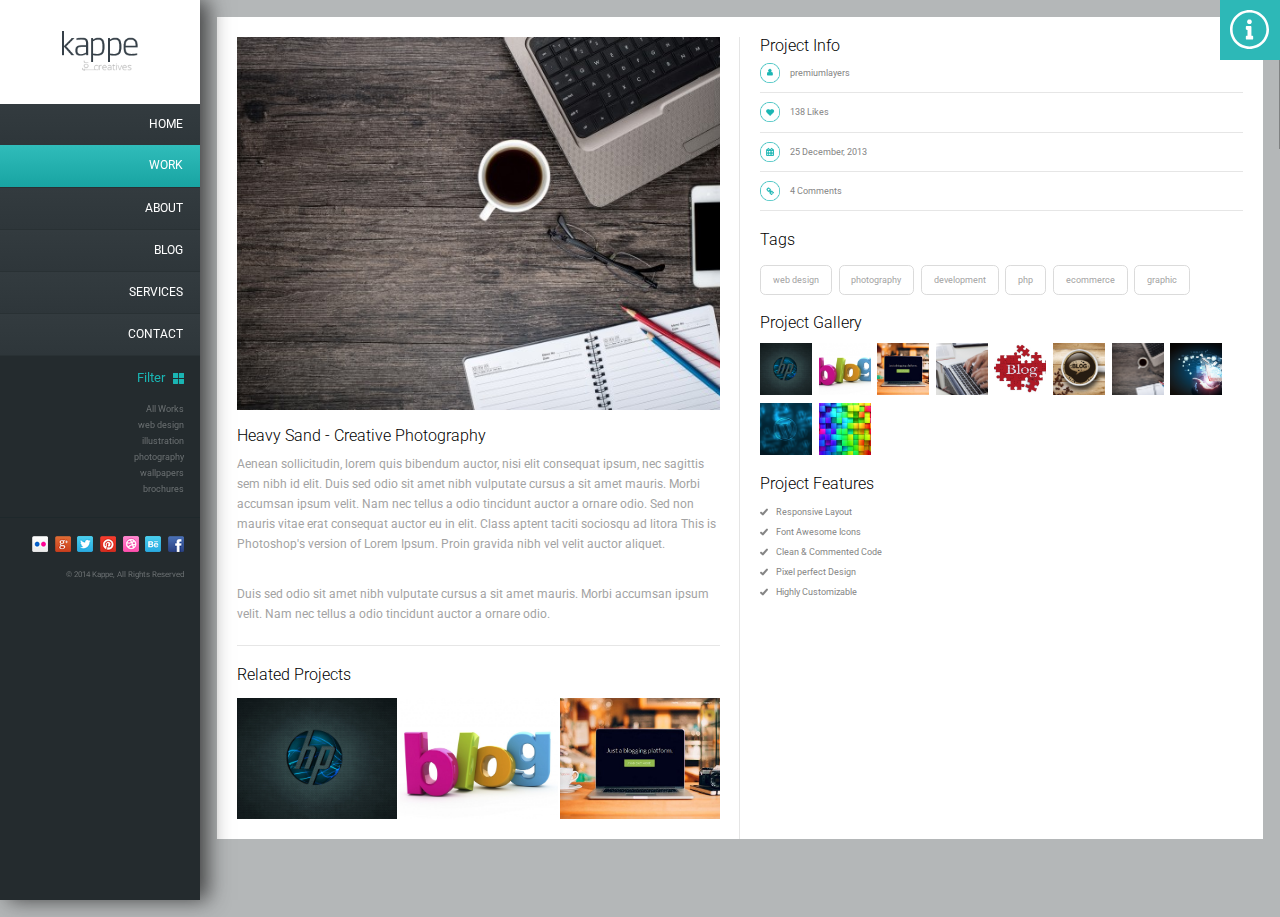
<file: Work.html>
<!DOCTYPE html>
<html lang="en">
<head>
	<meta charset="UTF-8">
	<title>Kappe</title>
	<link rel="stylesheet" type="text/css" href="style/reset.css">
	<link rel="stylesheet" type="text/css" href="style/style.css">
	<link href="https://fonts.googleapis.com/css?family=Roboto" rel="stylesheet">
	<script  src="js/jquery-3.3.1.min.js"></script>
	<script  src="js/script.js"></script>
</head>
<body>
	<div class="page">
		<div class="sidebar">

			<div class="logo">
				 <a href="index.html"><img class="logo_img" src="image/logo.png" alt="logo"></a>
			</div>

			<div class="nav">
				<li><a class="nav__item" href="index.html">Home</a></li>
				<li><a class="nav__item nav__item_active" href="Work.html">Work</a></li>
				<li><a class="nav__item" href="About.html">About</a></li>
				<li><a class="nav__item" href="Blog.html">Blog</a></li>
				<li><a class="nav__item" href="Post.html">Services</a></li>
				<li><a class="nav__item" href="Contact.html">Contact</a></li>
			</div>	

			<div class="filter">
				<div class="filter_title">
					Filter 	
					<object class="filter__icon" type="image/svg+xml" data="svg/menu.svg" >
   								Your browser does not support SVG
					</object>
				</div>
				<ul class="filter-list">
					<li><a class="filter-list__item" href="#">All Works</a></li>
					<li><a class="filter-list__item" href="#">web design</a></li>
					<li><a class="filter-list__item" href="#">illustration</a></li>
					<li><a class="filter-list__item" href="#">photography</a></li>
					<li><a class="filter-list__item" href="#">wallpapers</a></li>
					<li><a class="filter-list__item" href="#">brochures</a></li>
				</ul>
			</div>

			<div class="social-icon">
				<a class="social-icon__link" href="#"><img class="social-icon__image" src="image/webicon-flickr.png" alt="icon"></a>
				<a class="social-icon__link" href="#"><img class="social-icon__image" src="image/webicon-googleplus.png" alt="icon"></a>
				<a class="social-icon__link" href="#"><img class="social-icon__image" src="image/webicon-twitter.png" alt="icon"></a>
				<a class="social-icon__link" href="#"><img class="social-icon__image" src="image/webicon-pinterest.png" alt="icon"></a>
				<a class="social-icon__link" href="#"><img class="social-icon__image" src="image/webicon-dribbble.png" alt="icon"></a>
				<a class="social-icon__link" href="#"><img class="social-icon__image" src="image/webicon-behance.png" alt="icon"></a>
				<a class="social-icon__link" href="#"><img class="social-icon__image" src="image/webicon-facebook.png" alt="icon"></a>
			</div>

			<div class="copy"> © 2014 Kappe, All Rights Reserved</div>	
		</div>
		
		<div class="content">
				<div class="wrapper">
					<div class="work-info">

						<div class="work-info-left">
							<div class="work-info-left__img">
								<img src="image/07.jpg" alt="image">
							</div>

							<div class="work-info-left__text">
								<h1 class="work-info-left__headline">Heavy Sand - Creative Photography</h1>
								<p class="work-info-left__text_indent">Aenean sollicitudin, lorem quis bibendum auctor, nisi elit consequat ipsum, nec sagittis sem nibh id elit. Duis sed odio sit amet nibh vulputate cursus a sit amet mauris. Morbi accumsan ipsum velit. Nam nec tellus a odio tincidunt auctor a ornare odio. Sed non  mauris vitae erat consequat auctor eu in elit. Class aptent taciti sociosqu ad litora This is Photoshop's version  of Lorem Ipsum. Proin gravida nibh vel velit auctor aliquet.</p>
								<p>Duis sed odio sit amet nibh vulputate cursus a sit amet mauris. Morbi accumsan ipsum velit. Nam nec tellus a odio tincidunt auctor a ornare odio. </p>
							</div>

							<div class="relate-proj">
								<p class="work-info__title">Related Projects</p>
								<div class="relate-proj-box">
									<div class="relate-proj-box__wrapper">
										<a href="#"><img class="relate-proj-box__img" src="image/01.jpg" alt="image"></a>
									</div>
									<div class="relate-proj-box__wrapper">
										<a href="#"><img class="relate-proj-box__img" src="image/02.jpg" alt="image"></a>
									</div>
									<div class="relate-proj-box__wrapper">
										<a href="#"><img class="relate-proj-box__img" src="image/03.jpg" alt="image"></a>
									</div>
								</div>
							</div>
						</div>
						
						<div class="border-middle">
							
						</div>
						
						<div class="work-info-rigth">
							<div class="prj-info">
								<p class="work-info__title">Project Info</p>
								<ul class="prj-info-list">
									<li class="prj-info-list__item"><img class="prj-info-list__img" src="image/premium.png">	premiumlayers</li>
									<li class="prj-info-list__item"><img class="prj-info-list__img" src="image/like.png">	138 Likes</li>
									<li class="prj-info-list__item"><img class="prj-info-list__img" src="image/data.png">	25 December, 2013</li>
									<li class="prj-info-list__item"><img class="prj-info-list__img" src="image/comment.png">	4 Comments</li>
								</ul>
							</div>

							<div class="tags">
								<p class="work-info__title">Tags</p>
								<div class="tags-box">
									<div class="tags-box__tag">
										<a class="tags-box__link" href="#">web design</a>
									</div>
									<div class="tags-box__tag">
										<a class="tags-box__link" href="#">photography</a>
									</div>
									<div class="tags-box__tag">
										<a class="tags-box__link" href="#">development</a>
									</div>
									<div class="tags-box__tag">
										<a class="tags-box__link" href="#">php</a>
									</div>
									<div class="tags-box__tag">
										<a class="tags-box__link" href="#">ecommerce</a>
									</div>
									<div class="tags-box__tag">
										<a class="tags-box__link" href="#">graphic</a>
									</div>
									
								</div>
							</div>

							<div class="prj-gallery">
								<p class="work-info__title">Project Gallery</p>
								<div class="prj-gallery-box">
									<div class="prj-gallery-box__wrapper">
										<a href="#"><img class="prj-gallery-box__img" src="image/01.jpg"></a>
									</div>
									<div class="prj-gallery-box__wrapper">
										<a href="#"><img class="prj-gallery-box__img" src="image/02.jpg"></a>
									</div>	
									<div class="prj-gallery-box__wrapper">
										<a href="#"><img class="prj-gallery-box__img" src="image/03.jpg"></a>
									</div>
									<div class="prj-gallery-box__wrapper">
										<a href="#"><img class="prj-gallery-box__img" src="image/04.jpg"></a>
									</div>
									<div class="prj-gallery-box__wrapper">
										<a href="#"><img class="prj-gallery-box__img" src="image/05.jpg"></a>
									</div>
									<div class="prj-gallery-box__wrapper">
										<a href="#"><img class="prj-gallery-box__img" src="image/06.jpg"></a>
									</div>
									<div class="prj-gallery-box__wrapper">
										<a href="#"><img class="prj-gallery-box__img" src="image/07.jpg"></a>
									</div>
									<div class="prj-gallery-box__wrapper">
										<a href="#"><img class="prj-gallery-box__img" src="image/08.jpg"></a>
									</div>
									<div class="prj-gallery-box__wrapper">
										<a href="#"><img class="prj-gallery-box__img" src="image/09.jpg"></a>
									</div>
									<div class="prj-gallery-box__wrapper">
										<a href="#"><img class="prj-gallery-box__img" src="image/10.jpg"></a>
									</div>
								</div>
							</div>

							<div class="Prj-features">
								<p class="work-info__title">Project Features</p>
								<div class="Prj-features__list">	
									<li><img class="Prj-features__img" src="image/tick.png" alt="icon">Responsive Layout</li>
									<li><img class="Prj-features__img" src="image/tick.png" alt="icon">Font Awesome Icons</li>
									<li><img class="Prj-features__img" src="image/tick.png" alt="icon">Clean & Commented Code</li>
									<li><img class="Prj-features__img" src="image/tick.png" alt="icon">Pixel perfect Design</li>
									<li><img class="Prj-features__img" src="image/tick.png" alt="icon">Highly Customizable</li>
								</div>
							</div>
						</div>

					</div>
				</div>
		</div>

		<div class="info">
			<object class="info__icon" type="image/svg+xml" data="svg/information.svg" >
   				Your browser does not support SVG
			</object>
		</div>

		<div class="info-box">
		<ul>
			<li class="info-box__item"> 
				<object class="info-box__icon" type="image/svg+xml" data="svg/phone.svg" >
   					Your browser does not support SVG
				</object>9930 1234 5679
			</li>

			<li class="info-box__item"> 
				<object class="info-box__icon" type="image/svg+xml" data="svg/email.svg" >
   					Your browser does not support SVG
				</object>contact@domain.com
			</li>

			<li class="info-box__item"> 
				<object class="info-box__icon" type="image/svg+xml" data="svg/home.svg" >
   					Your browser does not support SVG
				</object>street address example
			</li>
		</ul>
		</div>


	</div>
	
		
	

	
</body>
</html>
</file>
<file: style/style.css>
@import url(home/sidebar.css);
@import url(home/content.css);
@import url(work/work.css);
@import url(about/about.css);
@import url(blog/blog.css);
@import url(services/post.css);
@import url(contact/contact.css);



* {
	-webkit-box-sizing: border-box;
	-moz-box-sizing: border-box;
	-ms-box-sizing: border-box;
	-o-box-sizing: border-box;
	 box-sizing: border-box;
}



body {
	font-family: 'Roboto', sans-serif;
	background-color: #b4b7b8;
}

.contact-body-img {
	background-image: url(../image/map.png);
	width: 100%;
	background-repeat: no-repeat;
	background-size: cover;
}


@media 
 only screen and ( min-device-width: 320px ) and 
 ( max-device-width: 480px ), 
 only screen and ( max-width: 320px ),
 only screen and ( min-device-width: 768px ) and 
 ( max-device-width: 1024px )

{
	.sidebar {
		position: relative;
		width: 100%;
		height: auto;
	}

	.logo_img {
    	width: 30vw;
	}

	.nav__item {
		justify-content: center;
		font-size: 1.93vmax;
	}

	.filter__icon {
	    width: 1.88vmax;
	    height: 1.88vmax;
	    margin-left: 0.62vmax;
	}

	.filter_title {
		font-size: 1.98vmax;
		justify-content: start;
		   padding: 1vw;
	}

	.filter-list {
	    display: flex;
	    flex-flow: row nowrap;
	    justify-content: space-between;
	    padding: 1vw 1vw 2vw 1vw;
	}

	.filter-list__item {
		margin: 0;
		font-size: 1.67vmax;
	}

	.social-icon {
		display: none;
	}

	.copy {
		display: none;
	}

	.content {
		padding-left: 0;
	}

	.content-box {
		height: 41.19vw;
		width: 50%;
		max-width: none;
	}
		
	.work-info {
		flex-flow: row wrap;
	}

	.work-info-left {
		width: 100%;
	}

	.work-info-rigth {
		width: 100%;
	}
	
	.work-info-left__img {
		height: 33vmax;
	}

	.work-info-left__headline {
		font-size: 3.25vw;
	}

	.work-info__title {
		font-size: 3.25vw;
	}
	
	.relate-proj-box__wrapper {
	    width: 17.5vw;
	    height: 13.48vw;
	}

	.relate-proj-box {
		justify-content: center;
	}
	
	.prj-info-list__item {
		font-size: 3.72vw;
		padding: 2.72vw 0;
	}

	.prj-info-list__img{
		margin-right: 1.78vw;
   		width: 5.56vw;
    	height: 5.56vw;
	}

	.tags-box {
		justify-content: space-between;
		margin-top: 3.66vw;
    	margin-bottom: 3.2vw;
	}

	.tags-box__link {
		font-size: 2.67vw;
	}

	.prj-gallery-box {
		margin-top: 1.93vw;
    	margin-bottom: 1.93vw;
	}
	
	.prj-gallery-box__wrapper {
		width: 11.06vw;
    	height: 11.06vw;
	}

	.Prj-features li {
		margin-bottom: 3vw;
		font-size: 3.73vw;
	}

	.Prj-features__img {
		height: 2.62vw;
   		width: 2.62vw;
   		margin-right: 1.62vw;
	}
	
	.Prj-features__list {
		margin-top: 2.78vw;
	}

	.about-info {
		flex-flow: row wrap;
	}

	.about-info-left {
		width: 100%;
	}

	.about-info-rigth {
		width: 100%;
	}

	.about-info-left__img {
		height: 37.72vw;
	}

	.about-info-left__headline {
		font-size: 2.25vw;
	}

	.about-info__title {
		font-size: 3.25vw;
	}

	.about-info__titleOur {
		font-size: 3.25vw;
	}

	.staff-block-box {
		height: 25.3vw;
	}

	.staff-block-you {
		height: 25.3vw;
	}

	.staff-block-you__text{
		padding: 3.99vw 2vw;
		font-size: 6.25vw;
	}

	.line-t{
		font-size: 2.5vw;
	}

	.line-b {
		height: 5.8vw;
	}

	.Testimonials-up {
		height: 12.2vw;
	}

	.Testimonials-up__wrapper {
		height: 12.2vw;
    	width: 12.2vw;
	}

	.Testimonials-up__text {
		font-size: 2.8vw;
	}

	.Testimonials-down {
		padding: 12.3vw 2.39vw 12.51vw 1.56vw;
		line-height: 4.56vw;
		font-size: 1.93vmax;
	}

	.Services-info__lists li {
		font-size: 1.73vw;
	}

	.post-wrap {
		flex-flow: column wrap;
	}

	.gallery-box {
		width: 100%;
		margin-bottom: 3.3vw;
	}
	
	.box-gal__image_size {
		height: 67.97vw;
	}
	.img-box {
		width: 100%;
		height: 66.64vw;
		margin-bottom: 3.3vw;
	}

	.gallery-box__description h2 {
		font-size: 2.93vw;

	}

	.gallery-box__text {
		font-size: 2.67vw;
    	line-height: 4.15vw;
	}

	.gallery-box__comment {
		height: 8.65vw;
	}

	.gallery-box__icon {
	    width: 4.67vw;
	    height: 5.78vw;
	    margin: 0 2.36vw 0 3.14vw;
}

	.another-box {
		width: 100%;
    	height: 13.13vw;
    	margin-bottom: 3.3vw;
	}

	.another-box h3 {
		font-size: 2.92vw;
	}

	.another-box__link{
		font-size: 2.73vw;
		margin-top: 2.46vw;
	}

	.box-video__image_size {
		height: 59.58vw;
	}

	.box-stand__image_size {
		height: 62.34vw;
	}

	.box-stand__image-center_size {
		height: 61.45vw;
	}

	.aside-box {
		width: 100%;
	}

	.aside-box-left {
		height: 21.29vw;
	}

	.aside-box-post {
		height: 21.29vw;
		padding: 3.25vw 1.35vw 1.14vw 1.25vw;
	}

	.aside-box-post h3 {
		font-size: 4.09vw;
	}
	
	.aside-box-post__text{
	    font-size: 3.73vw;
	    line-height: 4.25vw;
   		margin-top: 2vw;
	}

	.citation-box {
		width: 100%;
	}

	.citation-box__text {
		font-size: 3.09vw;
    	line-height: 4.35vw;
	}

	.citation-box__icon{
		width: 5.25vw;
    	height: 4.88vw;
	}

	.citation-box__author{
		font-size: 2.93vw;
	}

	.box-gal__image-last_size {
		height: 66.8vw;
	}
    
    .add-post{
    	font-size: 3vw;
    }

    .contact__form-wrapper {
    	width: 100%;
    }

	.blog-box-comment__wrap-img{
		width: 14.71vw;
   		height: 14.16vw;
	}

	.blog-box-comment__headline{
		font-size: 3.72vw;
	}

	.blog-box-comment__time-text{
		font-size: 3.72vw;
	}

	.blog-box-comment__text{
		font-size: 3.93vw;
    	line-height: 5.35vw;
	}

	.blog-box-comment__border{
		width: 47.63vw;
	}

	.form-icon{
		height: 9vw;
    	width: 9vw;
	}

	.form-icon__image{
		height: 7.56vw;
   		width: 7.56vw;
	}

	.blog-form__input input, .blog-form__input textarea {
		font-size: 1.72vmax;
    	min-height: 9vw;
	}

	.blog-right-form__textarea{
		height: 18.5vw;
	}

	.blog-right-form__button{
		height: 9vw;
		font-size: 2.72vw;
	}

	.contact-info__text{
		line-height: 3.5vw;
		font-size: 1.93vw;
	}
}
</file>
